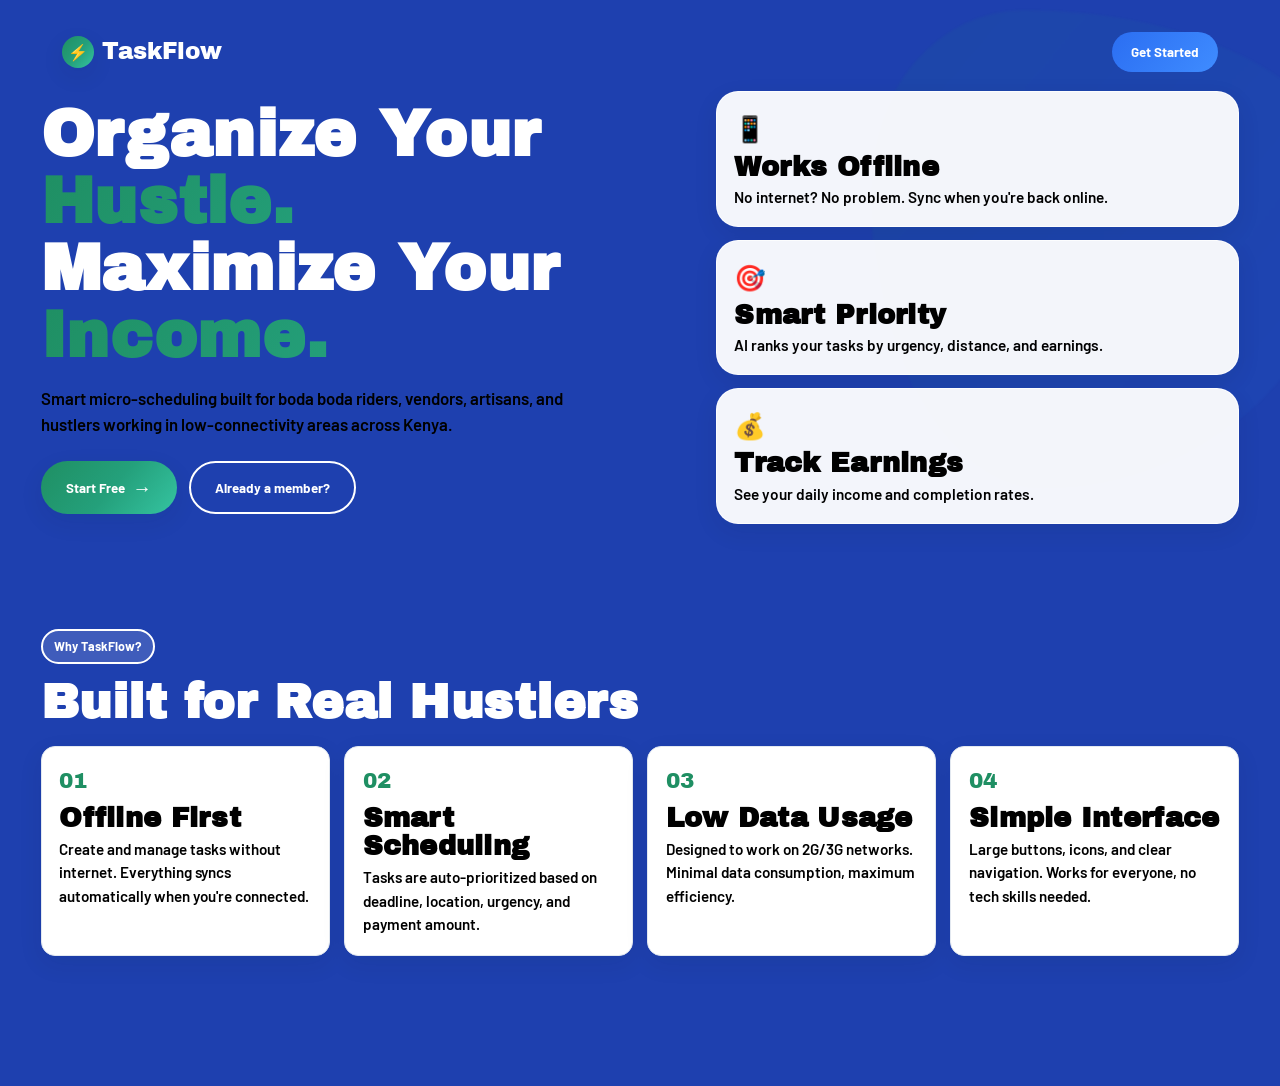
<file: frontend/index.html>
<!DOCTYPE html>
<html lang="en">
<head>
    <meta charset="UTF-8">
    <meta name="viewport" content="width=device-width, initial-scale=1.0">
    <title>TaskFlow - Smart Scheduling for Informal Workers</title>
    <link rel="stylesheet" href="css/styles.css">
    <link rel="stylesheet" href="css/auth.css">
</head>
<body>
    <!-- Landing Page -->
    <div id="landingPage" class="landing-page">
        <div class="hero-section">
            <div class="hero-bg"></div>
            <nav class="nav-bar">
                <div class="logo">
                    <span class="logo-icon">⚡</span>
                    <span class="logo-text">TaskFlow</span>
                </div>
                <button class="nav-cta" onclick="showAuth('login')">Get Started</button>
            </nav>

            <div class="hero-content">
                <div class="hero-left">
                    <h1 class="hero-title">
                        <span class="title-line">Organize Your</span>
                        <span class="title-line accent">Hustle.</span>
                        <span class="title-line">Maximize Your</span>
                        <span class="title-line accent">Income.</span>
                    </h1>
                    <p class="hero-subtitle">
                        Smart micro-scheduling built for boda boda riders, vendors, artisans, 
                        and hustlers working in low-connectivity areas across Kenya.
                    </p>
                    <div class="hero-cta-group">
                        <button class="btn-primary" onclick="showAuth('register')">
                            <span>Start Free</span>
                            <span class="btn-arrow">→</span>
                        </button>
                        <button class="btn-secondary" onclick="showAuth('login')">
                            Already a member?
                        </button>
                    </div>
                </div>
                <div class="hero-right">
                    <div class="feature-cards">
                        <div class="feature-card card-1">
                            <div class="card-icon">📱</div>
                            <h3>Works Offline</h3>
                            <p>No internet? No problem. Sync when you're back online.</p>
                        </div>
                        <div class="feature-card card-2">
                            <div class="card-icon">🎯</div>
                            <h3>Smart Priority</h3>
                            <p>AI ranks your tasks by urgency, distance, and earnings.</p>
                        </div>
                        <div class="feature-card card-3">
                            <div class="card-icon">💰</div>
                            <h3>Track Earnings</h3>
                            <p>See your daily income and completion rates.</p>
                        </div>
                    </div>
                </div>
            </div>
        </div>

        <!-- Features Section -->
        <div class="features-section">
            <div class="section-label">Why TaskFlow?</div>
            <h2 class="section-title">Built for Real Hustlers</h2>
            
            <div class="features-grid">
                <div class="feature-item">
                    <div class="feature-number">01</div>
                    <h3>Offline First</h3>
                    <p>Create and manage tasks without internet. Everything syncs automatically when you're connected.</p>
                </div>
                <div class="feature-item">
                    <div class="feature-number">02</div>
                    <h3>Smart Scheduling</h3>
                    <p>Tasks are auto-prioritized based on deadline, location, urgency, and payment amount.</p>
                </div>
                <div class="feature-item">
                    <div class="feature-number">03</div>
                    <h3>Low Data Usage</h3>
                    <p>Designed to work on 2G/3G networks. Minimal data consumption, maximum efficiency.</p>
                </div>
                <div class="feature-item">
                    <div class="feature-number">04</div>
                    <h3>Simple Interface</h3>
                    <p>Large buttons, icons, and clear navigation. Works for everyone, no tech skills needed.</p>
                </div>
            </div>
        </div>
    </div>

    <!-- Auth Modal -->
    <div id="authModal" class="auth-modal">
        <div class="auth-backdrop" onclick="closeAuth()"></div>
        <div class="auth-container">
            <button class="close-auth" onclick="closeAuth()">✕</button>
            
            <!-- Login Form -->
            <div id="loginForm" class="auth-form">
                <div class="form-header">
                    <h2>Welcome Back</h2>
                    <p>Continue organizing your hustle</p>
                </div>

                <form onsubmit="handleLogin(event)">
                    <div class="form-group">
                        <label for="login_phone">Phone Number</label>
                        <input type="tel" id="login_phone" placeholder="0712345678" required>
                    </div>

                    <div class="form-group">
                        <label for="login_password">Password</label>
                        <input type="password" id="login_password" placeholder="•••••••••" required>
                    </div>

                    <button type="submit" class="btn-submit">
                        <span id="loginBtnText">Login</span>
                        <div class="btn-loader" style="display: none;"></div>
                    </button>

                    <div class="form-switch">
                        Don't have an account? 
                        <button type="button" onclick="switchAuth('register')">Register here</button>
                    </div>
                </form>

                <div id="loginMessage" class="message"></div>
            </div>

            <!-- Register Form -->
            <div id="registerForm" class="auth-form" style="display: none;">
                <div class="form-header">
                    <h2>Start Your Journey</h2>
                    <p>Join thousands of successful hustlers</p>
                </div>

                <form onsubmit="handleRegister(event)">
                    <div class="form-group">
                        <label for="reg_name">Full Name</label>
                        <input type="text" id="reg_name" placeholder="John Doe" required>
                    </div>

                    <div class="form-group">
                        <label for="reg_phone">Phone Number</label>
                        <input type="tel" id="reg_phone" placeholder="0712345678" required>
                    </div>

                    <div class="form-group">
                        <label for="reg_password">Password</label>
                        <input type="password" id="reg_password" placeholder="At least 6 characters" required minlength="6">
                    </div>

                    <div class="form-group">
                        <label for="reg_role">Account Type</label>
                        <select id="reg_role" required>
                            <option value="user" selected>User</option>
                            <option value="admin">Admin</option>
                        </select>
                    </div>

                    <div class="form-group">
                        <label for="reg_work_type">What do you do?</label>
                        <select id="reg_work_type" required>
                            <option value="">Select work type</option>
                            <option value="boda_boda">Boda Boda Rider</option>
                            <option value="market_vendor">Market Vendor</option>
                            <option value="artisan">Artisan/Craftsperson</option>
                            <option value="domestic_worker">Domestic Worker</option>
                            <option value="plumber">Plumber</option>
                            <option value="other">Other</option>
                        </select>
                    </div>

                    <div class="form-group">
                        <label for="reg_location">Location</label>
                        <input type="text" id="reg_location" placeholder="Nairobi" required>
                    </div>

                    <button type="submit" class="btn-submit">
                        <span id="registerBtnText">Create Account</span>
                        <div class="btn-loader" style="display: none;"></div>
                    </button>

                    <div class="form-switch">
                        Already have an account? 
                        <button type="button" onclick="switchAuth('login')">Login here</button>
                    </div>
                </form>

                <div id="registerMessage" class="message"></div>
            </div>
        </div>
    </div>

    <script src="js/config.js"></script>
    <script src="js/auth.js"></script>
    <script src="js/main.js"></script>
</body>
</html>
</file>
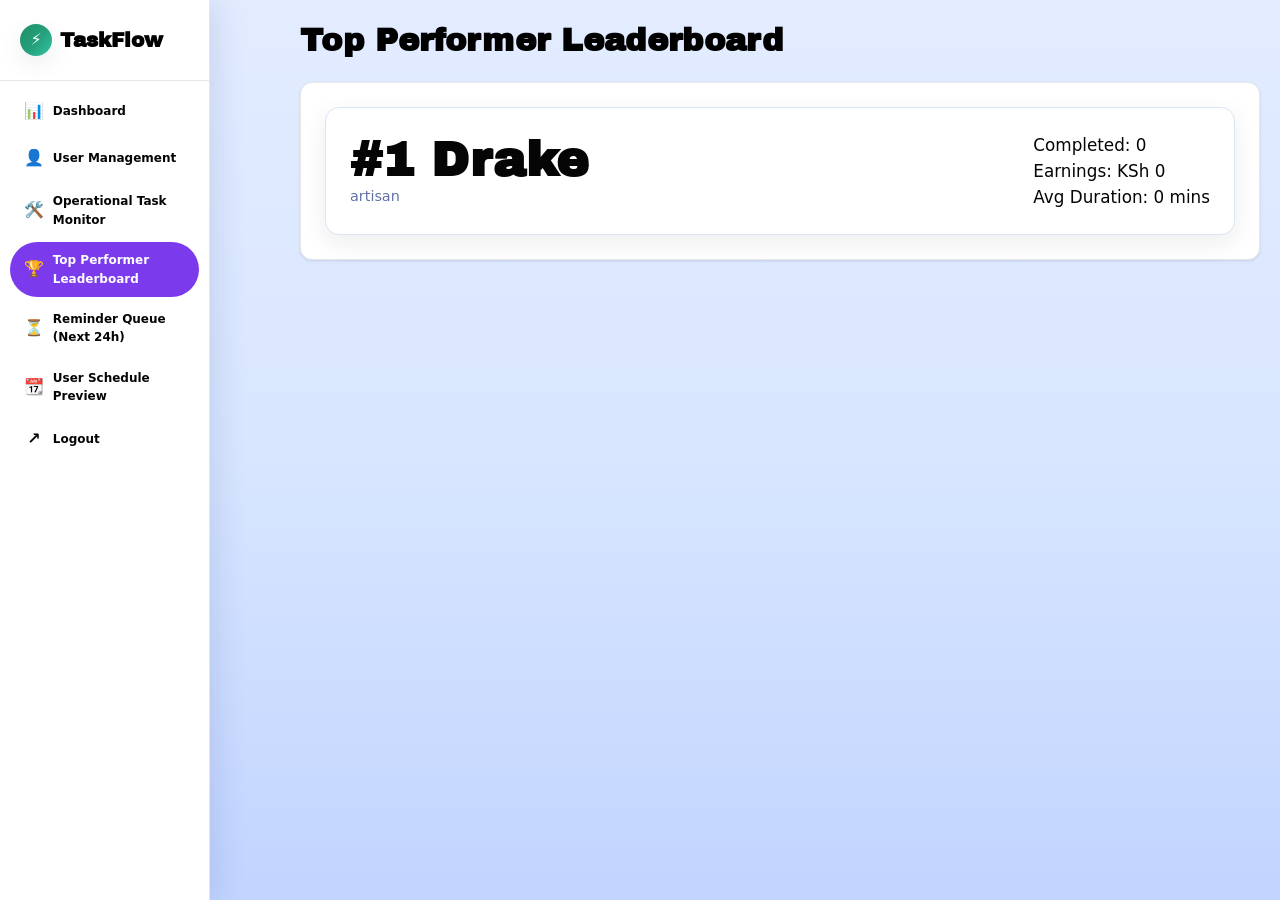
<file: frontend/leaderboard.html>
<!DOCTYPE html>
<html lang="en">
<head>
    <meta charset="UTF-8">
    <meta name="viewport" content="width=device-width, initial-scale=1.0">
    <title>Top Performer Leaderboard - TaskFlow</title>
    <link rel="stylesheet" href="css/styles.css">
    <link rel="stylesheet" href="css/dashboard.css">
    <style>body{background:#f8fafc;} .panel{border-radius:14px;background:#fff;border:1px solid #dbe4f4;padding:1.5rem;box-shadow:var(--shadow-sm);} .leader{display:flex;justify-content:space-between;align-items:center;} .leader h2{margin:0;} .leader-meta{font-size:0.9rem;color:#6171a5;}</style>
</head>
<body class="dashboard-body">
    <aside class="sidebar">
        <div class="sidebar-header"><div class="logo"><span class="logo-icon">⚡</span><span class="logo-text">TaskFlow</span></div></div>
        <nav class="sidebar-nav">
            <a href="admin-dashboard.html" class="nav-item"><span class="nav-icon">📊</span><span class="nav-text">Dashboard</span></a>
            <a href="user-management.html" class="nav-item"><span class="nav-icon">👤</span><span class="nav-text">User Management</span></a>
            <a href="operational-tasks.html" class="nav-item"><span class="nav-icon">🛠️</span><span class="nav-text">Operational Task Monitor</span></a>
            <a href="leaderboard.html" class="nav-item active"><span class="nav-icon">🏆</span><span class="nav-text">Top Performer Leaderboard</span></a>
            <a href="reminders.html" class="nav-item"><span class="nav-icon">⏳</span><span class="nav-text">Reminder Queue (Next 24h)</span></a>
            <a href="schedule-preview.html" class="nav-item"><span class="nav-icon">📆</span><span class="nav-text">User Schedule Preview</span></a>
            <a href="#" class="nav-item" onclick="handleLogout()"><span class="nav-icon">↗</span><span class="nav-text">Logout</span></a>
        </nav>
    </aside>
    <main class="main-content">
        <header class="dashboard-header"><h1 class="page-title">Top Performer Leaderboard</h1></header>
        <section class="content-section"><div class="panel leader"><div><h2>#1 Drake</h2><p class="leader-meta">artisan</p></div><div><p>Completed: 0</p><p>Earnings: KSh 0</p><p>Avg Duration: 0 mins</p></div></div></section>
    </main>
</body>
</html>
</file>
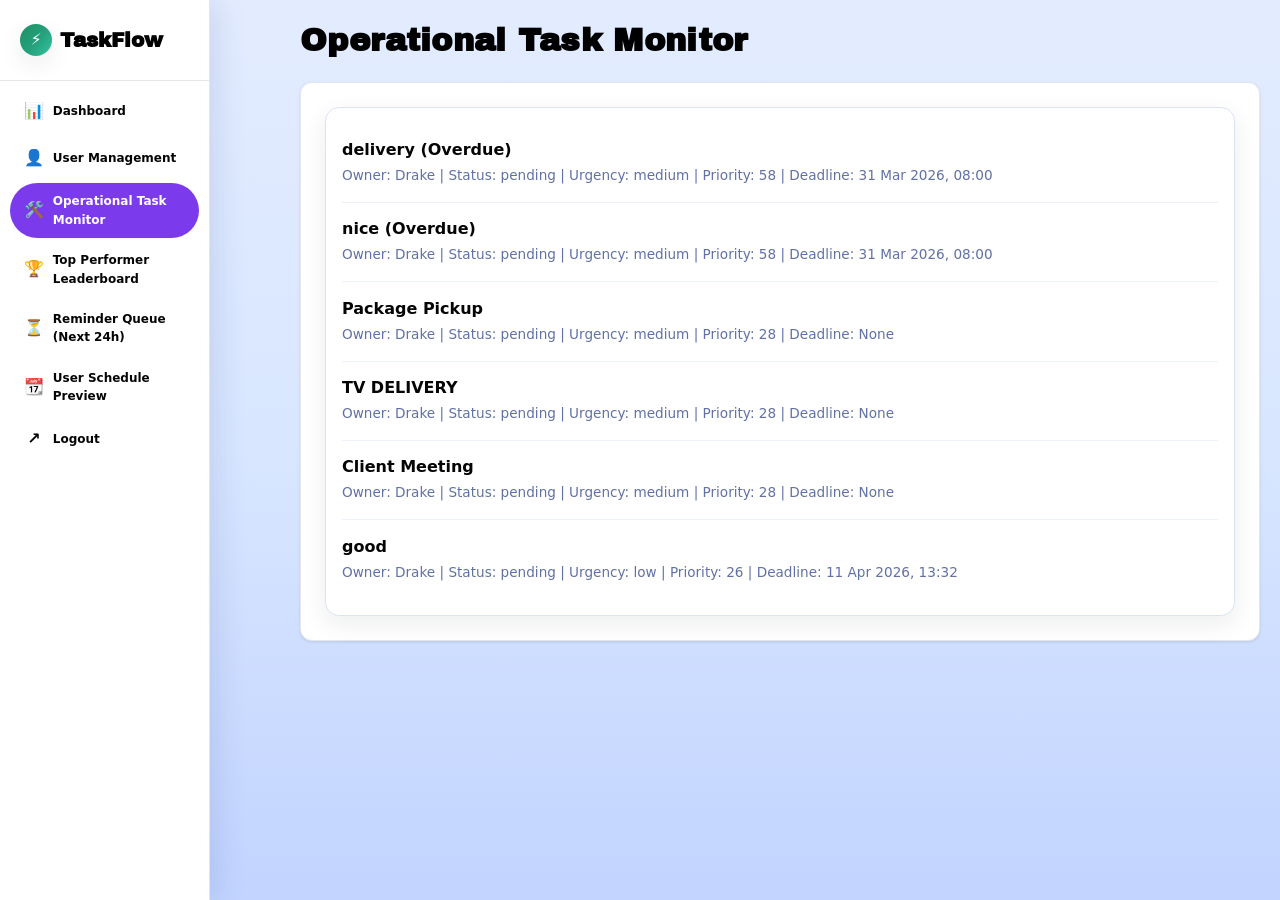
<file: frontend/operational-tasks.html>
<!DOCTYPE html>
<html lang="en">
<head>
    <meta charset="UTF-8">
    <meta name="viewport" content="width=device-width, initial-scale=1.0">
    <title>Operational Task Monitor - TaskFlow</title>
    <link rel="stylesheet" href="css/styles.css">
    <link rel="stylesheet" href="css/dashboard.css">
    <style>
        body { background:#f8fafc; }
        .panel { border-radius:14px; border:1px solid #dbe4f4; background:#fff; box-shadow:var(--shadow-sm); padding:1rem; }
        .task-item { border-bottom:1px solid #edf1f9; padding:0.9rem 0; }
        .task-item:last-child { border-bottom:none; }
        .task-item strong { display:block; }
        .task-item span { font-size:0.85rem; color:#6171a5; }
    </style>
</head>
<body class="dashboard-body">
    <aside class="sidebar">
        <div class="sidebar-header"><div class="logo"><span class="logo-icon">⚡</span><span class="logo-text">TaskFlow</span></div></div>
        <nav class="sidebar-nav">
            <a href="admin-dashboard.html" class="nav-item"><span class="nav-icon">📊</span><span class="nav-text">Dashboard</span></a>
            <a href="user-management.html" class="nav-item"><span class="nav-icon">👤</span><span class="nav-text">User Management</span></a>
            <a href="operational-tasks.html" class="nav-item active"><span class="nav-icon">🛠️</span><span class="nav-text">Operational Task Monitor</span></a>
            <a href="leaderboard.html" class="nav-item"><span class="nav-icon">🏆</span><span class="nav-text">Top Performer Leaderboard</span></a>
            <a href="reminders.html" class="nav-item"><span class="nav-icon">⏳</span><span class="nav-text">Reminder Queue (Next 24h)</span></a>
            <a href="schedule-preview.html" class="nav-item"><span class="nav-icon">📆</span><span class="nav-text">User Schedule Preview</span></a>
            <a href="#" class="nav-item" onclick="handleLogout()"><span class="nav-icon">↗</span><span class="nav-text">Logout</span></a>
        </nav>
    </aside>
    <main class="main-content">
        <header class="dashboard-header"><h1 class="page-title">Operational Task Monitor</h1></header>
        <section class="content-section"><div class="panel">
            <div class="task-item"><strong>delivery (Overdue)</strong><span>Owner: Drake | Status: pending | Urgency: medium | Priority: 58 | Deadline: 31 Mar 2026, 08:00</span></div>
            <div class="task-item"><strong>nice (Overdue)</strong><span>Owner: Drake | Status: pending | Urgency: medium | Priority: 58 | Deadline: 31 Mar 2026, 08:00</span></div>
            <div class="task-item"><strong>Package Pickup</strong><span>Owner: Drake | Status: pending | Urgency: medium | Priority: 28 | Deadline: None</span></div>
            <div class="task-item"><strong>TV DELIVERY</strong><span>Owner: Drake | Status: pending | Urgency: medium | Priority: 28 | Deadline: None</span></div>
            <div class="task-item"><strong>Client Meeting</strong><span>Owner: Drake | Status: pending | Urgency: medium | Priority: 28 | Deadline: None</span></div>
            <div class="task-item"><strong>good</strong><span>Owner: Drake | Status: pending | Urgency: low | Priority: 26 | Deadline: 11 Apr 2026, 13:32</span></div>
        </div></section>
    </main>
</body>
</html>
</file>
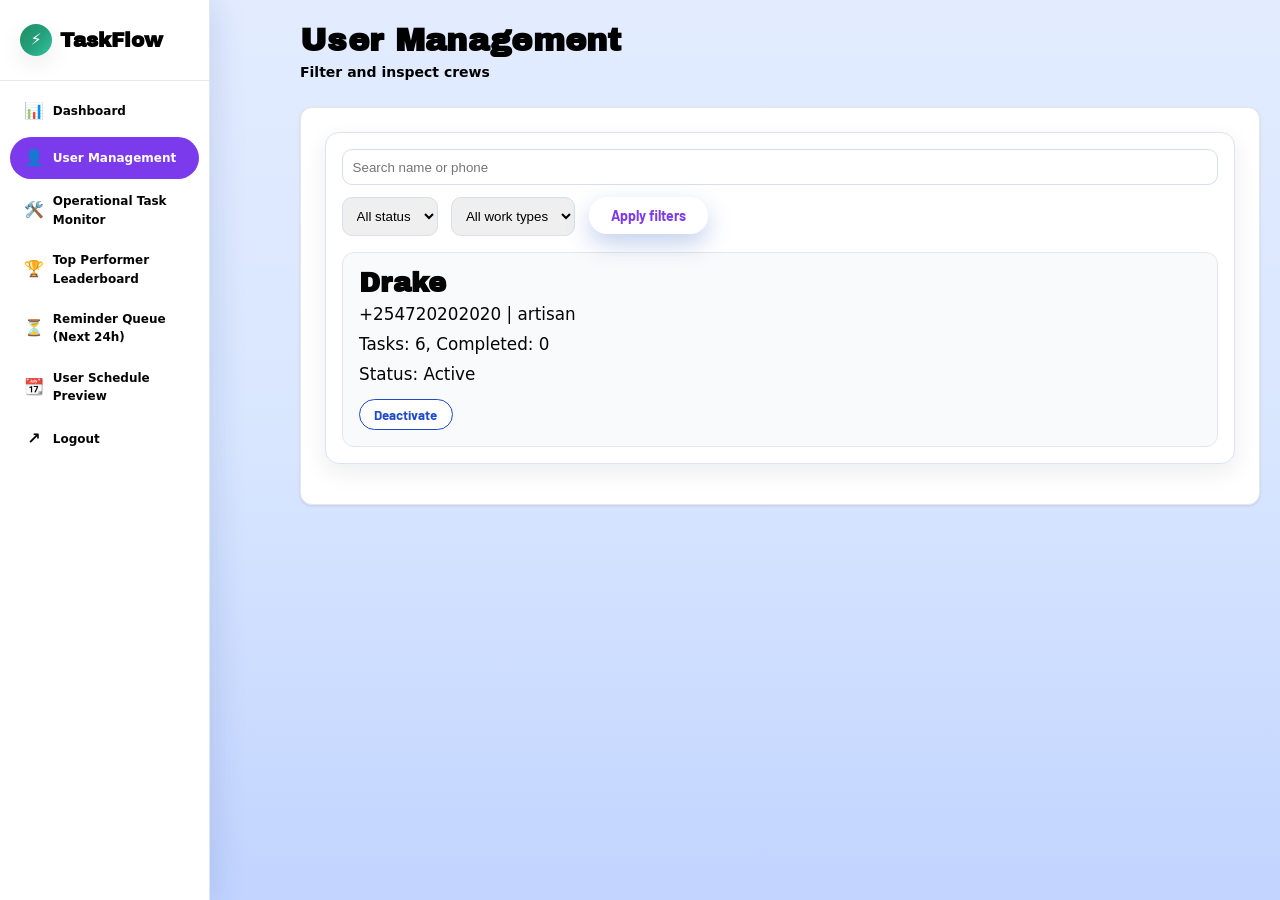
<file: frontend/user-management.html>
<!DOCTYPE html>
<html lang="en">
<head>
    <meta charset="UTF-8">
    <meta name="viewport" content="width=device-width, initial-scale=1.0">
    <title>User Management - TaskFlow</title>
    <link rel="stylesheet" href="css/styles.css">
    <link rel="stylesheet" href="css/dashboard.css">
    <style>
        .panel { border-radius: 14px; border: 1px solid #dbe4f4; background: #ffffff; box-shadow: var(--shadow-sm); padding: 1rem; margin-bottom: 1rem; }
        .section-title { margin-bottom: 0.5rem; }
        .user-card { background: #f9fafb; border: 1px solid #e5e7eb; border-radius: 12px; padding: 1rem; margin-top: 1rem; }
        .user-card h3 { margin: 0; }
        .user-card p { margin: 0.25rem 0; }
        .actions { margin-top: 0.75rem; }
        .btn-secondary { border: 1px solid #1f4bca; background: #ffffff; color: #1f4bca; border-radius: 999px; padding: 0.4rem 0.9rem; font-weight: 700; }
        .btn-secondary:hover { background: #1f4bca; color: #ffffff; }
    </style>
</head>
<body class="dashboard-body">
    <aside class="sidebar">
        <div class="sidebar-header">
            <div class="logo"><span class="logo-icon">⚡</span><span class="logo-text">TaskFlow</span></div>
        </div>
        <nav class="sidebar-nav">
            <a href="admin-dashboard.html" class="nav-item">
                <span class="nav-icon">📊</span>
                <span class="nav-text">Dashboard</span>
            </a>
            <a href="user-management.html" class="nav-item active">
                <span class="nav-icon">👤</span>
                <span class="nav-text">User Management</span>
            </a>
            <a href="operational-tasks.html" class="nav-item">
                <span class="nav-icon">🛠️</span>
                <span class="nav-text">Operational Task Monitor</span>
            </a>
            <a href="leaderboard.html" class="nav-item">
                <span class="nav-icon">🏆</span>
                <span class="nav-text">Top Performer Leaderboard</span>
            </a>
            <a href="reminders.html" class="nav-item">
                <span class="nav-icon">⏳</span>
                <span class="nav-text">Reminder Queue (Next 24h)</span>
            </a>
            <a href="schedule-preview.html" class="nav-item">
                <span class="nav-icon">📆</span>
                <span class="nav-text">User Schedule Preview</span>
            </a>
            <a href="#" class="nav-item" onclick="handleLogout()">
                <span class="nav-icon">↗</span>
                <span class="nav-text">Logout</span>
            </a>
        </nav>
    </aside>
    <main class="main-content">
        <header class="dashboard-header">
            <div><h1 class="page-title">User Management</h1><p class="page-subtitle">Filter and inspect crews</p></div>
        </header>
        <section class="content-section">
            <div class="panel">
                <input type="text" placeholder="Search name or phone" style="width:100%; padding:0.6rem; border:1px solid #d5dfed; border-radius:10px; margin-bottom:0.75rem;">
                <div class="toolbar" style="flex-wrap:wrap;">
                    <select style="flex:1; padding:0.6rem; border-radius:10px; border:1px solid #d5dfed; margin-right:0.5rem;"><option>All status</option><option>Active</option><option>Inactive</option></select>
                    <select style="flex:1; padding:0.6rem; border-radius:10px; border:1px solid #d5dfed; margin-right:0.5rem;"><option>All work types</option><option>artisan</option><option>boda_boda</option></select>
                    <button class="btn btn-text" style="margin-left:auto;">Apply filters</button>
                </div>
                <div class="user-card">
                    <h3>Drake</h3>
                    <p>+254720202020 | artisan</p>
                    <p>Tasks: 6, Completed: 0</p>
                    <p>Status: Active</p>
                    <div class="actions"><button class="btn-secondary">Deactivate</button></div>
                </div>
            </div>
        </section>
    </main>
</body>
</html>
</file>
<file: frontend/css/styles.css>
/* ========================================
   TASKFLOW - CORE DESIGN SYSTEM
   ======================================== */

@import url('https://fonts.googleapis.com/css2?family=Barlow:wght@400;500;600;700;800&family=Archivo+Black&display=swap');

:root {
    --primary: #1f8f63;
    --primary-dark: #156f4b;
    --secondary: #2b6ef2;
    --accent: #35c4a1;
    --success: #1f8f63;
    --warning: #e7b640;

    --ink: #ffffff;
    --surface: #ffffff;
    --surface-soft: #f8fafc;
    --surface-muted: #f1f5f9;
    --line: #e2e8f0;
    --text-soft: #cbd5e1;

    --gradient-main: linear-gradient(130deg, #1f8f63 0%, #24a07b 52%, #35c4a1 100%);
    --gradient-cool: linear-gradient(130deg, #2b6ef2 0%, #3f8cff 100%);
    --gradient-bg: #1e40af;

    --font-display: 'Archivo Black', sans-serif;
    --font-body: 'Barlow', sans-serif;

    --radius-sm: 8px;
    --radius-md: 14px;
    --radius-lg: 22px;
    --radius-xl: 30px;

    --space-xs: 0.5rem;
    --space-sm: 1rem;
    --space-md: 1.5rem;
    --space-lg: 2rem;
    --space-xl: 3rem;
    --space-2xl: 4rem;

    --shadow-sm: 0 8px 24px rgba(15, 23, 42, 0.08);
    --shadow-md: 0 16px 40px rgba(15, 23, 42, 0.12);
    --shadow-lg: 0 25px 60px rgba(15, 23, 42, 0.2);
    --shadow-brutal: 0 10px 24px rgba(15, 23, 42, 0.12);

    --transition-fast: 0.15s ease;
    --transition-base: 0.3s ease;
    --transition-slow: 0.5s ease;
    --transition-stagger: 0.1s ease;

    /* Animation durations */
    --animation-hero: 0.8s ease;
    --animation-cards: 0.6s ease;
    --animation-float: 3s ease-in-out infinite;

    /* Backward-compatible aliases */
    --black: #0f172a;
    --white: #ffffff;
    --gray-100: #f5f7fb;
    --gray-200: #ebeff7;
    --gray-300: #d7ddea;
    --gray-400: #98a2b3;
    --gray-500: #5f708b;
    --gray-900: #101828;
}

* {
    box-sizing: border-box;
    margin: 0;
    padding: 0;
}

html {
    font-size: 16px;
    scroll-behavior: smooth;
}

body {
    font-family: var(--font-body);
    color: var(--ink);
    background: var(--gradient-bg);
    line-height: 1.55;
    -webkit-font-smoothing: antialiased;
}

h1, h2, h3, h4, h5, h6 {
    font-family: var(--font-display);
    line-height: 1.05;
    letter-spacing: 0.01em;
}

h1 {
    font-size: clamp(2.3rem, 5vw, 4.3rem);
}

h2 {
    font-size: clamp(1.8rem, 3.8vw, 3.2rem);
}

h3 {
    font-size: clamp(1.2rem, 2.6vw, 1.7rem);
}

p {
    font-size: 1.05rem;
}

button {
    font-family: var(--font-body);
    cursor: pointer;
}

.btn-primary {
    border: 0;
    border-radius: 999px;
    background: var(--gradient-main);
    color: #fff;
    font-weight: 700;
    padding: 0.9rem 1.6rem;
    display: inline-flex;
    align-items: center;
    gap: 0.45rem;
    box-shadow: var(--shadow-sm);
    transition: transform 0.18s ease, box-shadow 0.18s ease;
}

.btn-primary:hover {
    transform: translateY(-2px);
    box-shadow: var(--shadow-md);
}

.btn-secondary {
    border: 2px solid #ffffff;
    background: transparent;
    color: #ffffff;
    border-radius: 999px;
    font-weight: 700;
    padding: 0.85rem 1.5rem;
    transition: all 0.2s ease;
}

.btn-secondary:hover {
    background: #ffffff;
    color: #1e40af;
    transform: translateY(-1px);
}

.btn-arrow {
    font-size: 1.2rem;
}

.landing-page {
    min-height: 100vh;
    padding-bottom: 60px;
    opacity: 0;
    animation: fadeInUp 0.8s ease forwards;
}

@keyframes fadeInUp {
    from {
        opacity: 0;
        transform: translateY(20px);
    }
    to {
        opacity: 1;
        transform: translateY(0);
    }
}

@keyframes slideInLeft {
    from {
        opacity: 0;
        transform: translateX(-30px);
    }
    to {
        opacity: 1;
        transform: translateX(0);
    }
}

@keyframes slideInRight {
    from {
        opacity: 0;
        transform: translateX(30px);
    }
    to {
        opacity: 1;
        transform: translateX(0);
    }
}

@keyframes fadeInScale {
    from {
        opacity: 0;
        transform: scale(0.9);
    }
    to {
        opacity: 1;
        transform: scale(1);
    }
}

@keyframes float {
    0%, 100% {
        transform: translateY(0) rotate(0deg);
    }
    50% {
        transform: translateY(-20px) rotate(5deg);
    }
}

.nav-bar {
    max-width: 1240px;
    margin: 0 auto;
    padding: 1.2rem 1.3rem;
    display: flex;
    align-items: center;
    justify-content: space-between;
    opacity: 0;
    animation: slideInLeft 0.6s ease 0.2s forwards;
}

.logo {
    display: flex;
    align-items: center;
    gap: 0.5rem;
    opacity: 0;
    animation: fadeInScale 0.5s ease 0.3s forwards;
}

.logo-icon {
    display: inline-grid;
    place-items: center;
    width: 2rem;
    height: 2rem;
    border-radius: 999px;
    background: var(--gradient-main);
    color: #fff;
    font-size: 1rem;
    box-shadow: var(--shadow-sm);
    transition: transform var(--transition-fast);
}

.logo-icon:hover {
    transform: rotate(360deg) scale(1.1);
}

.logo-text {
    font-family: var(--font-display);
    font-size: 1.45rem;
}

.nav-cta {
    border: 0;
    border-radius: 999px;
    background: var(--gradient-cool);
    color: #fff;
    font-weight: 700;
    padding: 0.75rem 1.2rem;
    opacity: 0;
    animation: fadeInScale 0.5s ease 0.4s forwards;
    transition: transform var(--transition-fast), box-shadow var(--transition-fast);
}

.nav-cta:hover {
    transform: translateY(-2px);
    box-shadow: var(--shadow-md);
}

.hero-section {
    max-width: 1240px;
    margin: 0 auto;
    padding: 0.8rem 1.3rem 3.2rem;
    position: relative;
}

.hero-bg {
    position: absolute;
    right: -90px;
    top: 10px;
    width: 480px;
    height: 480px;
    background: linear-gradient(130deg, #1f8f63 0%, #2b6ef2 100%);
    opacity: 0.08;
    border-radius: 32% 68% 64% 36% / 37% 37% 63% 63%;
    filter: blur(1px);
    pointer-events: none;
    animation: float var(--animation-float);
}

.hero-content {
    display: grid;
    grid-template-columns: 1.1fr 0.9fr;
    gap: 2.2rem;
    align-items: center;
}

.hero-left {
    opacity: 0;
    animation: slideInLeft var(--animation-hero) 0.5s forwards;
}

.hero-title .title-line {
    display: block;
    opacity: 0;
    transform: translateY(20px);
    animation: fadeInUp 0.6s ease forwards;
}

.hero-title .title-line:nth-child(1) { animation-delay: 0.6s; }
.hero-title .title-line:nth-child(2) { animation-delay: 0.7s; }
.hero-title .title-line:nth-child(3) { animation-delay: 0.8s; }
.hero-title .title-line:nth-child(4) { animation-delay: 0.9s; }

.hero-title .accent {
    background: var(--gradient-main);
    -webkit-background-clip: text;
    background-clip: text;
    color: transparent;
}

.hero-subtitle {
    color: #000000;
    font-weight: 600;
    max-width: 560px;
    margin: 1rem 0 1.5rem;
    opacity: 0;
    transform: translateY(20px);
    animation: fadeInUp 0.6s ease 1s forwards;
}

.hero-cta-group {
    display: flex;
    gap: 0.7rem;
    flex-wrap: wrap;
    opacity: 0;
    transform: translateY(20px);
    animation: fadeInUp 0.6s ease 1.1s forwards;
}

.hero-right {
    opacity: 0;
    animation: slideInRight var(--animation-hero) 0.5s forwards;
}

.feature-cards {
    display: grid;
    gap: 0.8rem;
}

.feature-card {
    background: rgba(255, 255, 255, 0.95);
    backdrop-filter: blur(10px);
    border: 1px solid rgba(255, 255, 255, 0.8);
    border-radius: var(--radius-lg);
    padding: 1rem 1rem 1rem 1.1rem;
    box-shadow: var(--shadow-sm);
    opacity: 0;
    transform: translateY(20px);
    transition: all var(--transition-base);
}

.feature-card.card-1 {
    animation: fadeInUp var(--animation-cards) 0.7s forwards;
}

.feature-card.card-2 {
    animation: fadeInUp var(--animation-cards) 0.8s forwards;
}

.feature-card.card-3 {
    animation: fadeInUp var(--animation-cards) 0.9s forwards;
}

.feature-card:hover {
    transform: translateY(-5px) scale(1.02);
    box-shadow: var(--shadow-md);
    background: rgba(255, 255, 255, 0.98);
    border: 1px solid rgba(255, 255, 255, 0.9);
}

.card-icon {
    font-size: 1.6rem;
    margin-bottom: 0.3rem;
    display: inline-block;
    transition: transform var(--transition-fast);
}

.feature-card h3 {
    color: #000000;
    font-weight: 800;
    margin-bottom: 0.3rem;
}

.feature-card:hover .card-icon {
    transform: scale(1.2) rotate(5deg);
}

.feature-card p {
    color: #000000;
    font-weight: 600;
    font-size: 0.96rem;
}

.features-section {
    margin: 1.4rem auto 2.4rem;
    max-width: 1240px;
    padding: 2rem 1.3rem;
    opacity: 0;
    transform: translateY(30px);
}

.features-section.animate {
    animation: fadeInUp 0.8s ease forwards;
}

.section-label {
    display: inline-block;
    background: rgba(255, 255, 255, 0.15);
    border: 2px solid #ffffff;
    border-radius: 999px;
    padding: 0.35rem 0.7rem;
    font-weight: 700;
    font-size: 0.78rem;
    color: #ffffff;
    margin-bottom: 0.75rem;
}

.section-title {
    margin-bottom: 1.2rem;
}

.features-grid {
    display: grid;
    grid-template-columns: repeat(auto-fit, minmax(230px, 1fr));
    gap: 0.9rem;
}

.feature-item {
    background: #fff;
    border: 1px solid var(--line);
    border-radius: var(--radius-md);
    padding: 1.1rem;
    box-shadow: var(--shadow-sm);
    opacity: 0;
    transform: translateY(20px);
    transition: all var(--transition-base);
}

.feature-item.animate {
    animation: fadeInUp 0.6s ease forwards;
}

.feature-item:hover {
    transform: translateY(-5px);
    box-shadow: var(--shadow-md);
    border-color: var(--primary);
}

.feature-number {
    font-family: var(--font-display);
    color: var(--primary);
    font-size: 1.35rem;
    margin-bottom: 0.35rem;
    transition: transform var(--transition-fast), color var(--transition-fast);
}

.feature-item:hover .feature-number {
    transform: scale(1.1);
    color: var(--primary-dark);
}

.feature-item h3 {
    color: #000000;
    font-weight: 800;
    margin-bottom: 0.35rem;
}

.feature-item p {
    color: #000000;
    font-weight: 600;
    font-size: 0.95rem;
}

.footer {
    position: fixed;
    bottom: 0;
    left: 0;
    right: 0;
    display: flex;
    justify-content: space-between;
    align-items: center;
    padding: 1rem 1.3rem;
    background: rgba(30, 64, 175, 0.9);
    backdrop-filter: blur(10px);
    border-top: 1px solid rgba(255, 255, 255, 0.1);
    z-index: 1000;
}

.footer-left,
.footer-right {
    flex: 1;
}

.footer-left {
    text-align: left;
}

.footer-right {
    text-align: right;
}

.footer-text {
    color: #000000;
    font-size: 0.85rem;
    font-weight: 700;
    font-family: var(--font-body);
}

@media (max-width: 980px) {
    .hero-content {
        grid-template-columns: 1fr;
    }

    .hero-bg {
        width: 320px;
        height: 320px;
        right: -50px;
    }
}

@media (max-width: 640px) {
    .nav-bar,
    .hero-section,
    .features-section {
        padding-left: 0.9rem;
        padding-right: 0.9rem;
    }

    .hero-cta-group {
        flex-direction: column;
    }

    .btn-primary,
    .btn-secondary {
        width: 100%;
        justify-content: center;
    }
}
</file>
<file: frontend/css/auth.css>
/* ========================================
   AUTH MODAL STYLES
   ======================================== */

.auth-modal {
    position: fixed;
    top: 0;
    left: 0;
    width: 100%;
    height: 100%;
    z-index: 1000;
    display: none;
    align-items: center;
    justify-content: center;
    animation: fadeIn 0.3s ease;
}

.auth-modal.active {
    display: flex;
}

@keyframes fadeIn {
    from { opacity: 0; }
    to { opacity: 1; }
}

.auth-backdrop {
    position: absolute;
    top: 0;
    left: 0;
    width: 100%;
    height: 100%;
    background: rgba(0, 0, 0, 0.7);
    backdrop-filter: blur(8px);
}

.auth-container {
    position: relative;
    background: #1e40af;
    width: 90%;
    max-width: 500px;
    border: 4px solid #1e40af;
    border-radius: var(--radius-lg);
    box-shadow: 0 20px 60px rgba(0,0,0,0.3);
    animation: slideUp 0.4s ease;
    max-height: 90vh;
    overflow-y: auto;
}

@keyframes slideUp {
    from {
        opacity: 0;
        transform: translateY(30px);
    }
    to {
        opacity: 1;
        transform: translateY(0);
    }
}

.close-auth {
    position: absolute;
    top: var(--space-md);
    right: var(--space-md);
    background: #000000;
    border: 2px solid #ffffff;
    width: 40px;
    height: 40px;
    border-radius: 50%;
    display: flex;
    align-items: center;
    justify-content: center;
    font-size: 1.5rem;
    cursor: pointer;
    transition: all var(--transition-base);
    z-index: 10;
    color: #ffffff;
}

.close-auth:hover {
    background: #ffffff;
    color: #1e40af;
    transform: rotate(90deg);
}

.auth-form {
    padding: var(--space-2xl) var(--space-xl);
}

.form-header {
    margin-bottom: var(--space-xl);
}

.form-header h2 {
    font-size: 2.5rem;
    margin-bottom: var(--space-xs);
    color: #ffffff;
}

.form-header p {
    font-size: 1rem;
    color: #ffffff;
}

.form-group {
    margin-bottom: var(--space-lg);
}

.form-group label {
    display: block;
    font-weight: 600;
    margin-bottom: var(--space-xs);
    color: #ffffff;
    font-size: 0.875rem;
    text-transform: uppercase;
    letter-spacing: 0.05em;
}

.form-group input,
.form-group select {
    width: 100%;
    padding: 1rem;
    border: 3px solid #ffffff;
    border-radius: var(--radius-md);
    font-family: var(--font-body);
    font-size: 1rem;
    transition: all var(--transition-base);
    background: #ffffff;
    color: #000000;
}

.form-group input:focus,
.form-group select:focus {
    outline: none;
    border-color: #000000;
    box-shadow: 0 0 0 3px rgba(0, 0, 0, 0.1);
}

.form-group select {
    cursor: pointer;
    appearance: none;
    background-image: url("data:image/svg+xml,%3Csvg xmlns='http://www.w3.org/2000/svg' width='12' height='12' viewBox='0 0 12 12'%3E%3Cpath fill='%231D1D1D' d='M6 9L1 4h10z'/%3E%3C/svg%3E");
    background-repeat: no-repeat;
    background-position: right 1rem center;
    padding-right: 3rem;
}

.btn-submit {
    width: 100%;
    padding: 1.25rem;
    background: #000000;
    color: #ffffff;
    border: 3px solid #ffffff;
    border-radius: var(--radius-md);
    font-size: 1.125rem;
    font-weight: 600;
    box-shadow: var(--shadow-brutal);
    transition: all 0.2s ease;
    margin-top: var(--space-md);
    display: flex;
    align-items: center;
    justify-content: center;
    gap: 0.5rem;
}

.btn-submit:hover {
    transform: translate(3px, 3px);
    box-shadow: 3px 3px 0px #ffffff;
}

.btn-submit:active {
    transform: translate(6px, 6px);
    box-shadow: none;
}

.btn-submit:disabled {
    opacity: 0.6;
    cursor: not-allowed;
    transform: none;
}

.btn-loader {
    width: 20px;
    height: 20px;
    border: 3px solid rgba(255,255,255,0.3);
    border-top-color: var(--white);
    border-radius: 50%;
    animation: spin 0.8s linear infinite;
}

@keyframes spin {
    to { transform: rotate(360deg); }
}

.form-switch {
    text-align: center;
    margin-top: var(--space-lg);
    color: #ffffff;
    font-size: 0.875rem;
}

.form-switch button {
    background: none;
    border: none;
    color: #ffffff;
    font-weight: 600;
    text-decoration: underline;
    padding: 0;
    margin-left: 0.25rem;
}

.form-switch button:hover {
    color: #cbd5e1;
}

.message {
    margin-top: var(--space-md);
    padding: var(--space-md);
    border-radius: var(--radius-md);
    font-size: 0.875rem;
    display: none;
    animation: slideIn 0.3s ease;
}

@keyframes slideIn {
    from {
        opacity: 0;
        transform: translateY(-10px);
    }
    to {
        opacity: 1;
        transform: translateY(0);
    }
}

.message.show {
    display: block;
}

.message.success {
    background: #000000;
    color: #ffffff;
    border: 3px solid #ffffff;
}

.message.error {
    background: #000000;
    color: #ffffff;
    border: 3px solid #ffffff;
}

/* Mobile Responsive */
@media (max-width: 640px) {
    .auth-container {
        width: 95%;
        margin: var(--space-md);
    }
    
    .auth-form {
        padding: var(--space-xl) var(--space-md);
    }
    
    .form-header h2 {
        font-size: 2rem;
    }
}
</file>
<file: frontend/css/dashboard.css>
/* ========================================
   DASHBOARD + APP SHELL STYLES - MODERN TEMPLATE
   ======================================== */

.dashboard-body {
    display: grid;
    grid-template-columns: 280px 1fr;
    min-height: 100vh;
    background: linear-gradient(180deg, #e3ecff 0%, #d8e6ff 50%, #c2d4ff 100%);
    font-family: 'Inter', 'Segoe UI', system-ui, sans-serif;
    color: #050505;
}

.sidebar {
    background: #ffffff;
    color: #374151;
    display: flex;
    flex-direction: column;
    height: 100vh;
    position: sticky;
    top: 0;
    border-right: 1px solid #dfe6f5;
    box-shadow: 6px 0 30px rgba(15, 52, 122, 0.12);
    width: 210px;
}

.sidebar-header {
    padding: 1.5rem 1.25rem 1.5rem;
    border-bottom: 1px solid #e5e7eb;
}

.sidebar .logo-text {
    color: #000000;
    font-weight: 800;
    font-size: 1.25rem;
}

 .sidebar-nav {
    flex: 1;
    padding: 0.35rem 0.2rem;
}

.nav-item {
    display: flex;
    align-items: center;
    gap: 0.55rem;
    color: #050505;
    text-decoration: none;
    padding: 0.55rem 0.9rem;
    margin: 0.25rem 0.4rem;
    border-radius: 999px;
    transition: all 0.2s ease;
    font-weight: 700;
    font-size: 12px;
}

.nav-item:hover {
    background: #f3f4f6;
    color: #000000;
}

.nav-item.active {
    background: #7c3aed;
    color: #ffffff;
    font-weight: 800;
}

.nav-item.active:hover {
    background: #6d28d9;
    color: #ffffff;
}

.nav-icon {
    width: 1.25rem;
    text-align: center;
    font-size: 1rem;
}

.nav-badge {
    margin-left: auto;
    background: #e5e7eb;
    color: #000000;
    padding: 0.125rem 0.5rem;
    border-radius: 999px;
    font-size: 0.75rem;
    font-weight: 700;
}

.sidebar-footer {
    padding: 1rem 1.25rem 1.25rem;
    border-top: 1px solid #e5e7eb;
    margin-top: auto;
}

.connection-status {
    display: flex;
    align-items: center;
    gap: 0.5rem;
    font-size: 0.875rem;
    color: #000000;
    font-weight: 700;
}

.status-dot {
    width: 8px;
    height: 8px;
    border-radius: 50%;
}

.status-dot.online {
    background: #10b981;
}

.status-dot.offline {
    background: #f59e0b;
}

.main-content {
    padding: 1.5rem 1.25rem 2rem;
    margin-left: 0;
    background: transparent;
}

.dashboard-header {
    display: flex;
    justify-content: space-between;
    align-items: center;
    gap: 1rem;
    margin-bottom: 1.5rem;
    flex-wrap: wrap;
}

.page-title {
    font-size: 2rem;
    font-weight: 800;
    color: #000000;
}

.page-subtitle {
    color: #000000;
    font-size: 0.875rem;
    margin-top: 0.25rem;
    font-weight: 700;
}

.header-right {
    display: flex;
    align-items: center;
    gap: 1rem;
    flex-wrap: wrap;
}

.btn {
    border: none;
    border-radius: 18px;
    padding: 0.6rem 1.4rem;
    background: linear-gradient(135deg, #1f4bca 0%, #368fff 70%);
    color: #ffffff;
    font-weight: 700;
    cursor: pointer;
    box-shadow: 0 10px 25px rgba(20, 76, 188, 0.25);
    transition: transform 0.2s ease, box-shadow 0.2s ease, filter 0.2s ease;
}

.btn:hover {
    transform: translateY(-2px);
    box-shadow: 0 12px 30px rgba(20, 76, 188, 0.35);
    filter: brightness(1.05);
}

.mobile-logout-btn {
    display: none;
    border: 0;
    border-radius: 8px;
    background: #7c3aed;
    color: #ffffff;
    padding: 0.625rem 1rem;
    font-weight: 700;
    cursor: pointer;
    transition: all 0.2s ease;
}

.mobile-logout-btn:hover {
    background: #6d28d9;
}

.sync-btn {
    border: 0;
    border-radius: 8px;
    background: #7c3aed;
    color: #ffffff;
    padding: 0.625rem 1rem;
    display: inline-flex;
    align-items: center;
    gap: 0.5rem;
    font-weight: 700;
    cursor: pointer;
    transition: all 0.2s ease;
}

.sync-btn:hover {
    background: #6d28d9;
}

.sync-btn.syncing .sync-icon {
    animation: spin 1s linear infinite;
}

@keyframes spin {
    to { transform: rotate(360deg); }
}

.user-profile {
    display: flex;
    align-items: center;
    gap: 0.75rem;
    background: #ffffff;
    border: 1px solid #e5e7eb;
    border-radius: 999px;
    padding: 0.25rem 0.75rem 0.25rem 0.75rem;
    box-shadow: 0 1px 3px rgba(0, 0, 0, 0.1);
}

.user-avatar {
    width: 40px;
    height: 40px;
    border-radius: 999px;
    background: #7c3aed;
    color: #ffffff;
    font-weight: 800;
    display: grid;
    place-items: center;
    font-size: 0.875rem;
}

.user-name {
    font-weight: 800;
    color: #000000;
}

.user-role {
    font-size: 0.875rem;
    color: #000000;
    font-weight: 700;
}

.stats-grid {
    display: grid;
    grid-template-columns: repeat(auto-fit, minmax(240px, 1fr));
    gap: 1rem;
    margin-bottom: 1.5rem;
}

.stat-card {
    background: #6A0DAD;
    border: 1px solid #6A0DAD;
    border-radius: 12px;
    padding: 1.5rem;
    display: flex;
    gap: 0.75rem;
    align-items: center;
    box-shadow: 0 1px 3px rgba(0, 0, 0, 0.1);
    transition: all 0.2s ease;
}

.stat-card:hover {
    box-shadow: 0 4px 6px rgba(0, 0, 0, 0.1);
    transform: translateY(-2px);
}

.stat-icon {
    width: 48px;
    height: 48px;
    border-radius: 8px;
    display: flex;
    align-items: center;
    justify-content: center;
    font-size: 1.25rem;
}

.stat-content {
    flex: 1;
}

.stat-value {
    font-size: 1.5rem;
    font-weight: 800;
    color: #000000;
    line-height: 1.2;
}

.stat-label {
    font-size: 0.875rem;
    color: #000000;
    font-weight: 800;
}

.card-blue .stat-icon {
    background: #dbeafe;
    color: #1e40af;
}

.card-orange .stat-icon {
    background: #fed7aa;
    color: #d97706;
}

.card-green .stat-icon {
    background: #d1fae5;
    color: #059669;
}

.card-purple .stat-icon {
    background: #e9d5ff;
    color: #7c3aed;
}

.card-purple .stat-icon {
    background: #deefff;
}

.stat-value {
    font-size: 1.65rem;
    font-family: var(--font-display);
}

.stat-label {
    color: #000000;
    font-size: 0.84rem;
    font-weight: 800;
}

.content-section {
    background: #ffffff;
    border: 1px solid #e5e7eb;
    border-radius: 12px;
    padding: 1.5rem;
    margin-bottom: 1.5rem;
    box-shadow: 0 1px 3px rgba(0, 0, 0, 0.1);
}

.section-header {
    display: flex;
    justify-content: space-between;
    align-items: center;
    gap: 1rem;
    margin-bottom: 1rem;
}

.section-title {
    font-size: 1.25rem;
    font-weight: 800;
    color: #000000;
}

.btn-text {
    border: 0;
    background: transparent;
    color: #7c3aed;
    font-weight: 700;
    cursor: pointer;
    transition: color 0.2s ease;
    font-size: 0.875rem;
}

.btn-text:hover {
    color: #6d28d9;
}

.tasks-container {
    display: grid;
    gap: 1rem;
}

.task-card {
    background: #ffffff;
    border: 1px solid #e5e7eb;
    border-radius: 8px;
    padding: 1rem;
    transition: all 0.2s ease;
    cursor: pointer;
    color: #000000;
}

.task-card h4 {
    color: #000000;
    font-weight: 800;
}

.task-card .urgency-badge {
    color: #000000;
    font-weight: 700;
}

.task-card p {
    color: #000000;
    font-weight: 600;
}

.task-card span {
    color: #000000;
    font-weight: 600;
}

.task-card:hover {
    box-shadow: 0 4px 6px rgba(0, 0, 0, 0.1);
    transform: translateY(-2px);
}

.empty-state {
    padding: 3rem;
    text-align: center;
    color: #6b7280;
}

.empty-icon {
    font-size: 3rem;
    margin-bottom: 1rem;
    opacity: 0.7;
}

.btn-primary, .btn-primary-small {
    background: #7c3aed;
    color: #ffffff;
    border: none;
    border-radius: 8px;
    padding: 0.75rem 1.5rem;
    font-weight: 700;
    cursor: pointer;
    transition: all 0.2s ease;
}

.btn-primary:hover, .btn-primary-small:hover {
    background: #6d28d9;
    transform: translateY(-1px);
}

.btn-primary-small {
    padding: 0.5rem 1rem;
    font-size: 0.875rem;
}

.quick-actions {
    display: grid;
    grid-template-columns: repeat(auto-fit, minmax(150px, 1fr));
    gap: 1rem;
}

.action-card {
    background: #ffffff;
    border: 1px solid #e5e7eb;
    border-radius: 8px;
    padding: 1.25rem;
    display: flex;
    flex-direction: column;
    align-items: center;
    gap: 0.75rem;
    cursor: pointer;
    transition: all 0.2s ease;
    text-decoration: none;
}

.action-card:hover {
    border-color: #7c3aed;
    box-shadow: 0 4px 6px rgba(124, 58, 237, 0.1);
    transform: translateY(-2px);
}

.action-icon {
    font-size: 1.35rem;
}

.action-text {
    font-weight: 800;
    font-size: 0.9rem;
    color: #000000;
}

.modal {
    position: fixed;
    inset: 0;
    display: none;
    align-items: center;
    justify-content: center;
    z-index: 1000;
}

.modal.active {
    display: flex;
}

.modal-backdrop {
    position: absolute;
    inset: 0;
    background: rgba(10, 14, 25, 0.62);
    backdrop-filter: blur(5px);
}

.modal-container {
    position: relative;
    z-index: 1;
    width: min(760px, 92vw);
    max-height: 92vh;
    overflow: auto;
    background: #e6ebff;
    border: 1px solid #c4d0ff;
    border-radius: 18px;
    box-shadow: var(--shadow-lg);
}

.modal-header {
    padding: 1rem 1.1rem;
    border-bottom: 1px solid #c4d0ff;
    display: flex;
    justify-content: space-between;
    align-items: center;
}

.modal-header h2 {
    color: #07070c;
    font-weight: 800;
    font-size: 1.5rem;
    margin: 0;
}

.modal-close {
    width: 34px;
    height: 34px;
    border: 1px solid #ffffff;
    background: #000000;
    color: #ffffff;
    border-radius: 999px;
    font-size: 1.1rem;
}

.modal-body {
    padding: 1rem 1.1rem 1.2rem;
}

.form-row {
    display: grid;
    grid-template-columns: 1fr 1fr;
    gap: 0.7rem;
    margin-bottom: 0.8rem;
}

.form-row .full-width {
    grid-column: 1 / -1;
}

.modal-body input,
.modal-body select,
.modal-body textarea {
    width: 100%;
    border: 1px solid #ffffff;
    border-radius: 10px;
    padding: 0.58rem 0.68rem;
    font-family: var(--font-body);
    background: #ffffff;
    color: #000000;
}

.modal-body label {
    display: block;
    margin-bottom: 0.5rem;
    color: #040400;
    font-weight: 700;
    font-size: 0.875rem;
}

.modal-footer {
    margin-top: 1rem;
    display: flex;
    justify-content: flex-end;
    gap: 0.5rem;
}

@media (max-width: 1020px) {
    .dashboard-body {
        grid-template-columns: 1fr;
    }

    .sidebar {
        position: static;
        height: auto;
    }
}

@media (max-width: 700px) {
    .main-content {
        padding: 0.8rem;
    }

    .form-row {
        grid-template-columns: 1fr;
    }

    .mobile-logout-btn {
        display: inline-block;
    }
}
</file>
